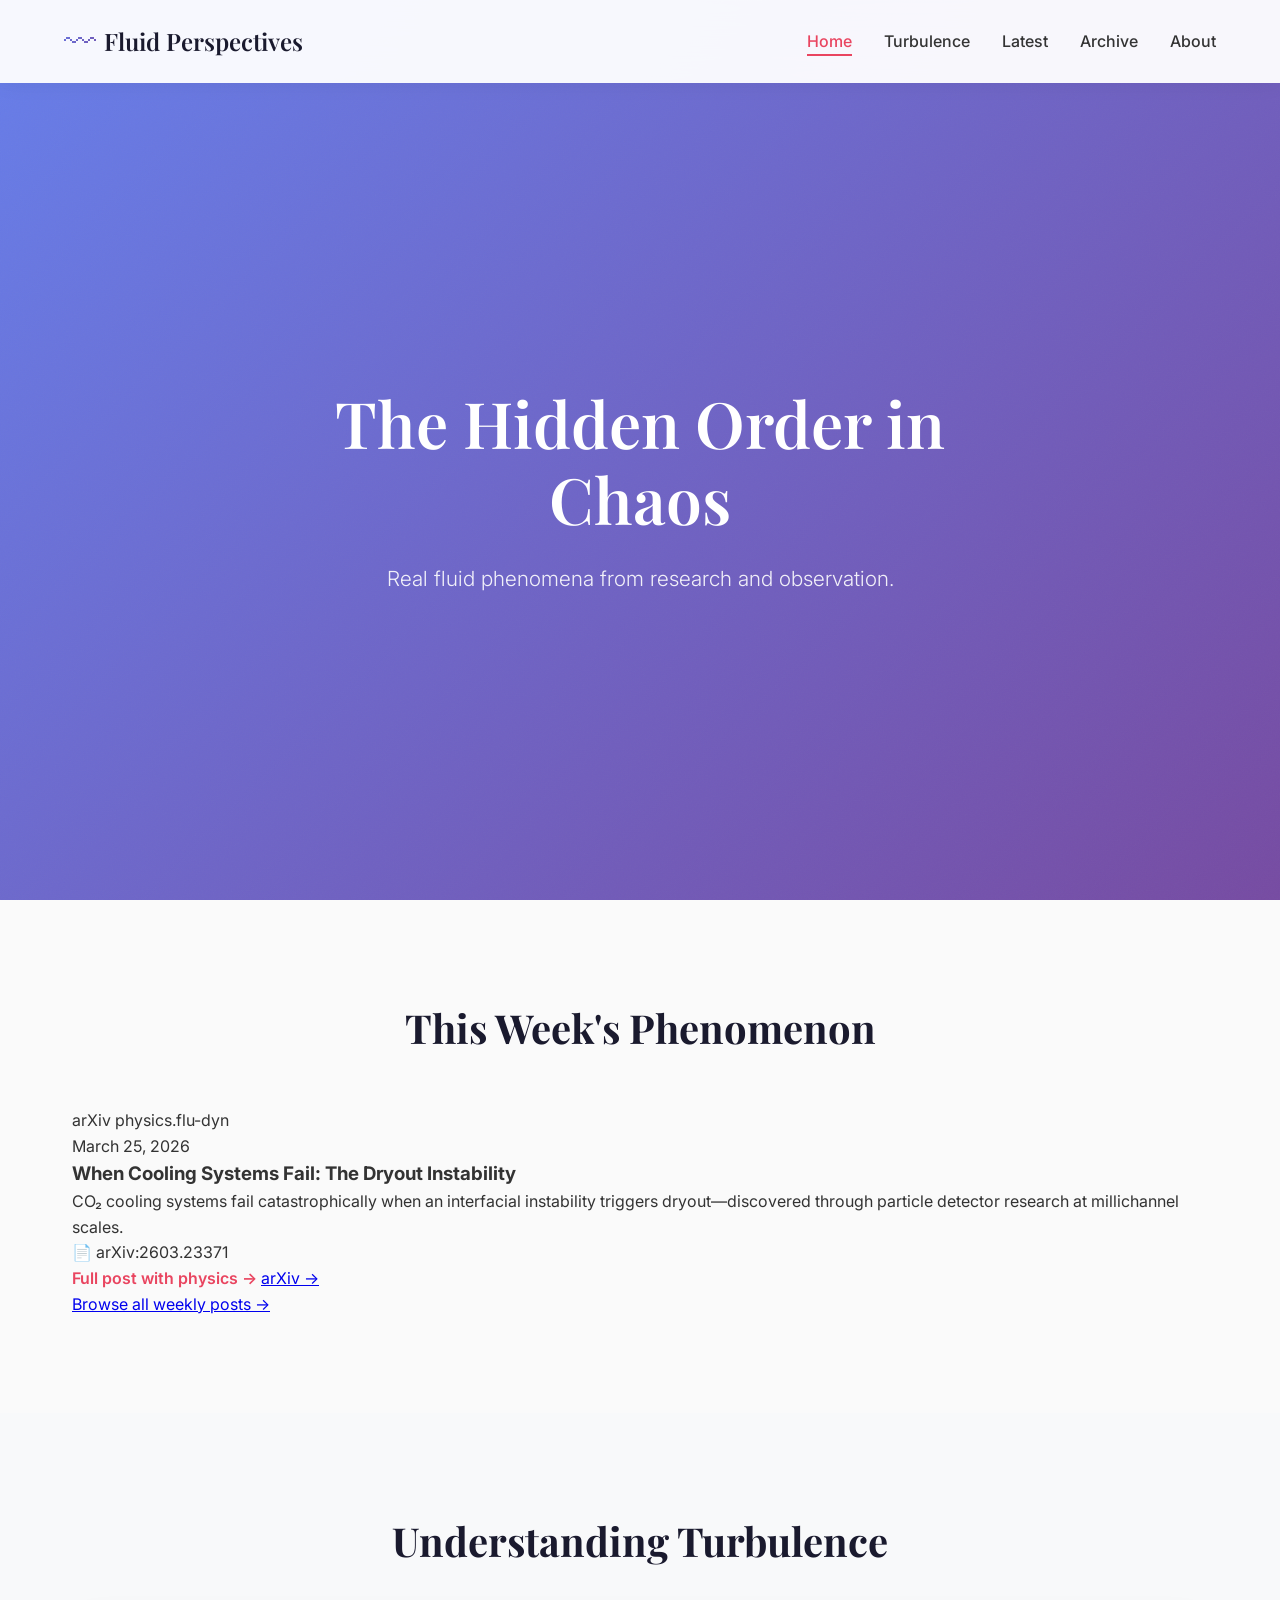
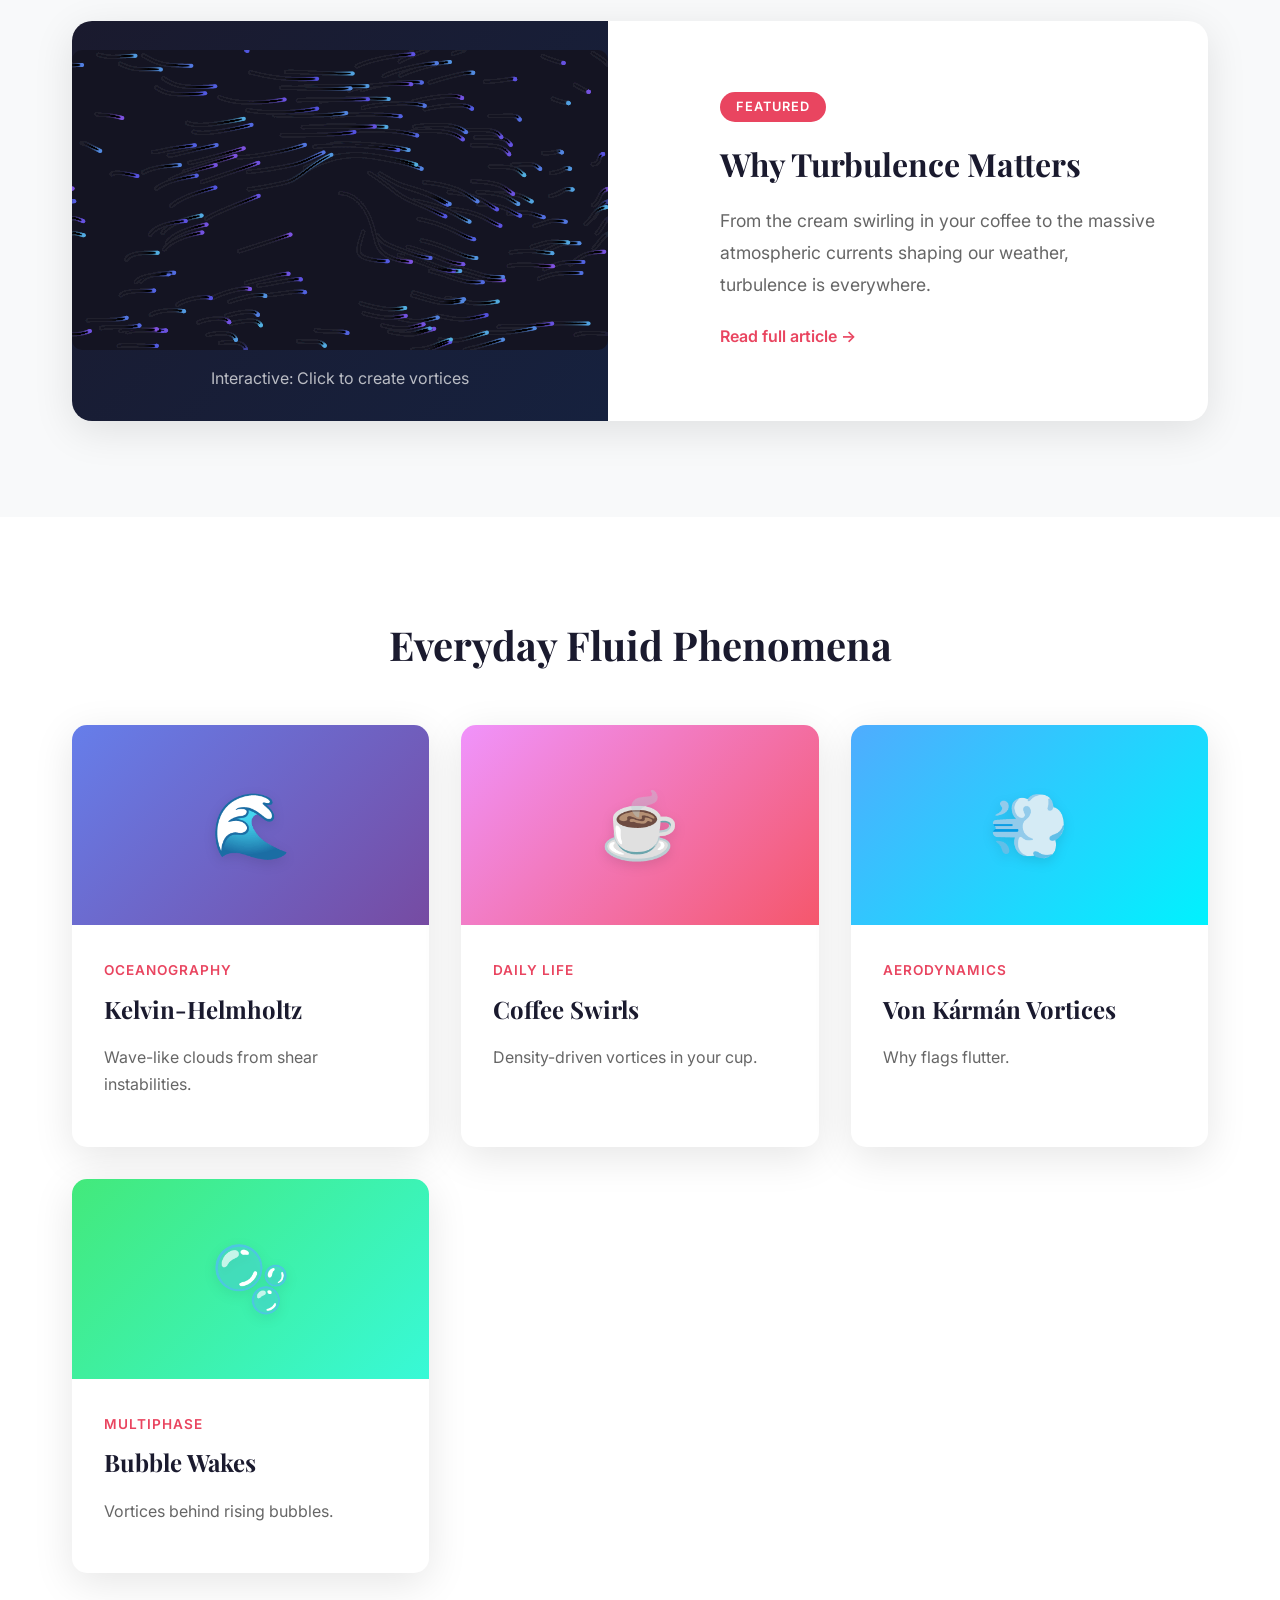
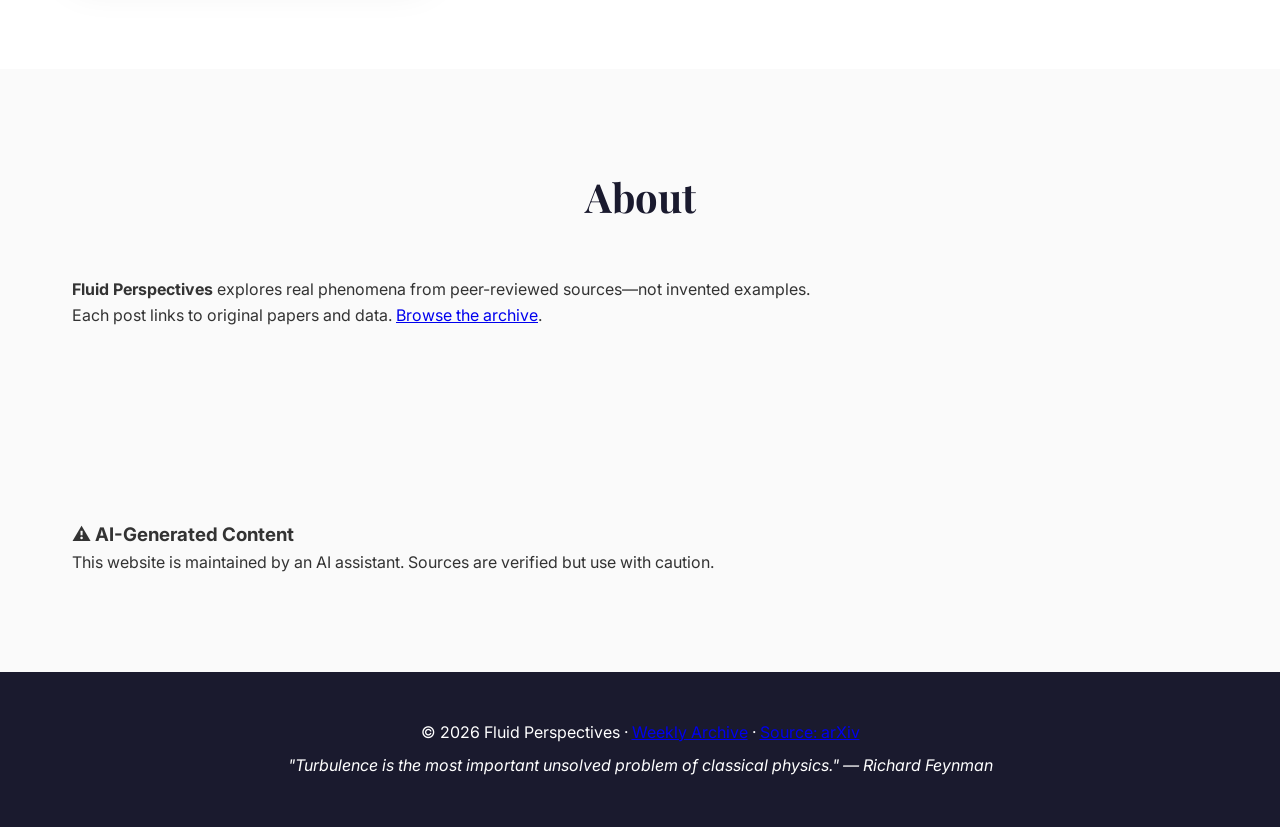
<file: index.html>
<!DOCTYPE html>
<html lang="en">
<head>
    <meta charset="UTF-8">
    <meta name="viewport" content="width=device-width, initial-scale=1.0">
    <title>Fluid Perspectives | The Physics of Flow</title>
    <link rel="stylesheet" href="styles.css">
    <link href="https://fonts.googleapis.com/css2?family=Inter:wght@300;400;500;600;700&family=Playfair+Display:wght@400;500;600&display=swap" rel="stylesheet">
</head>
<body>
    <nav class="navbar">
        <div class="nav-brand">
            <span class="logo">〰</span>
            <span class="brand-text">Fluid Perspectives</span>
        </div>
        <ul class="nav-links">
            <li><a href="#home" class="active">Home</a></li>
            <li><a href="#turbulence">Turbulence</a></li>
            <li><a href="#latest">Latest</a></li>
            <li><a href="weekly-posts/">Archive</a></li>
            <li><a href="#about">About</a></li>
        </ul>
    </nav>

    <header class="hero" id="home">
        <div class="hero-content">
            <h1 class="hero-title">The Hidden Order in Chaos</h1>
            <p class="hero-subtitle">Real fluid phenomena from research and observation.</p>
        </div>
    </header>

    <section class="latest-weekly" id="latest">
        <div class="container">
            <div class="latest-header">
                <h2 class="section-title">This Week's Phenomenon</h2>
                <span class="source-tag">arXiv physics.flu-dyn</span>
            </div>
            
            <article class="weekly-preview">
                <div class="weekly-date">March 25, 2026</div>
                <h3>When Cooling Systems Fail: The Dryout Instability</h3>
                <p class="phenomenon-desc">CO₂ cooling systems fail catastrophically when an interfacial instability triggers dryout—discovered through particle detector research at millichannel scales.</p>
                
                <div class="weekly-meta">
                    <span class="source">📄 arXiv:2603.23371</span>
                </div>
                
                <div class="weekly-actions">
                    <a href="weekly-posts/2026-03-25.html" class="read-more">Full post with physics →</a>
                    <a href="https://arxiv.org/abs/2603.23371" class="source-link" target="_blank">arXiv →</a>
                </div>
            </article>
            
            <div class="view-all">
                <a href="weekly-posts/" class="view-all-link">Browse all weekly posts →</a>
            </div>
        </div>
    </section>

    <section class="featured" id="turbulence">
        <div class="container">
            <h2 class="section-title">Understanding Turbulence</h2>
            <article class="featured-article">
                <div class="article-visual">
                    <div class="turbulence-demo">
                        <canvas id="turbulenceCanvas"></canvas>
                        <div class="visual-caption">Interactive: Click to create vortices</div>
                    </div>
                </div>
                <div class="article-content">
                    <span class="article-tag">Featured</span>
                    <h3 class="article-title">Why Turbulence Matters</h3>
                    <p class="article-excerpt">From the cream swirling in your coffee to the massive atmospheric currents shaping our weather, turbulence is everywhere.</p>
                    <a href="#" class="read-more">Read full article →</a>
                </div>
            </article>
        </div>
    </section>

    <section class="phenomena-grid" id="phenomena">
        <div class="container">
            <h2 class="section-title">Everyday Fluid Phenomena</h2>
            <div class="grid">
                <article class="phenomenon-card">
                    <div class="card-image" style="background: linear-gradient(135deg, #667eea 0%, #764ba2 100%);">
                        <div class="card-icon">🌊</div>
                    </div>
                    <div class="card-content">
                        <span class="card-category">Oceanography</span>
                        <h3>Kelvin-Helmholtz</h3>
                        <p>Wave-like clouds from shear instabilities.</p>
                    </div>
                </article>
                <article class="phenomenon-card">
                    <div class="card-image" style="background: linear-gradient(135deg, #f093fb 0%, #f5576c 100%);">
                        <div class="card-icon">☕</div>
                    </div>
                    <div class="card-content">
                        <span class="card-category">Daily Life</span>
                        <h3>Coffee Swirls</h3>
                        <p>Density-driven vortices in your cup.</p>
                    </div>
                </article>
                <article class="phenomenon-card">
                    <div class="card-image" style="background: linear-gradient(135deg, #4facfe 0%, #00f2fe 100%);">
                        <div class="card-icon">💨</div>
                    </div>
                    <div class="card-content">
                        <span class="card-category">Aerodynamics</span>
                        <h3>Von Kármán Vortices</h3>
                        <p>Why flags flutter.</p>
                    </div>
                </article>
                <article class="phenomenon-card">
                    <div class="card-image" style="background: linear-gradient(135deg, #43e97b 0%, #38f9d7 100%);">
                        <div class="card-icon">🫧</div>
                    </div>
                    <div class="card-content">
                        <span class="card-category">Multiphase</span>
                        <h3>Bubble Wakes</h3>
                        <p>Vortices behind rising bubbles.</p>
                    </div>
                </article>
            </div>
        </div>
    </section>

    <section class="about" id="about">
        <div class="container">
            <div class="about-content">
                <h2 class="section-title">About</h2>
                <p class="about-intro"><strong>Fluid Perspectives</strong> explores real phenomena from peer-reviewed sources—not invented examples.</p>
                <p>Each post links to original papers and data. <a href="weekly-posts/">Browse the archive</a>.</p>
            </div>
        </div>
    </section>

    <section class="ai-notice" id="ai-disclaimer">
        <div class="container">
            <div class="ai-disclaimer-box">
                <h3>⚠️ AI-Generated Content</h3>
                <p>This website is maintained by an AI assistant. Sources are verified but use with caution.</p>
            </div>
        </div>
    </section>

    <footer>
        <div class="container">
            <p>© 2026 Fluid Perspectives · <a href="weekly-posts/">Weekly Archive</a> · <a href="https://arxiv.org/list/physics.flu-dyn/recent" target="_">Source: arXiv</a></p>
            <p style="font-style: italic; margin-top: 0.5rem;">"Turbulence is the most important unsolved problem of classical physics." — Richard Feynman</p>
        </div>
    </footer>

    <script src="app.js?v=8"></script>
</body>
</html>
</file>
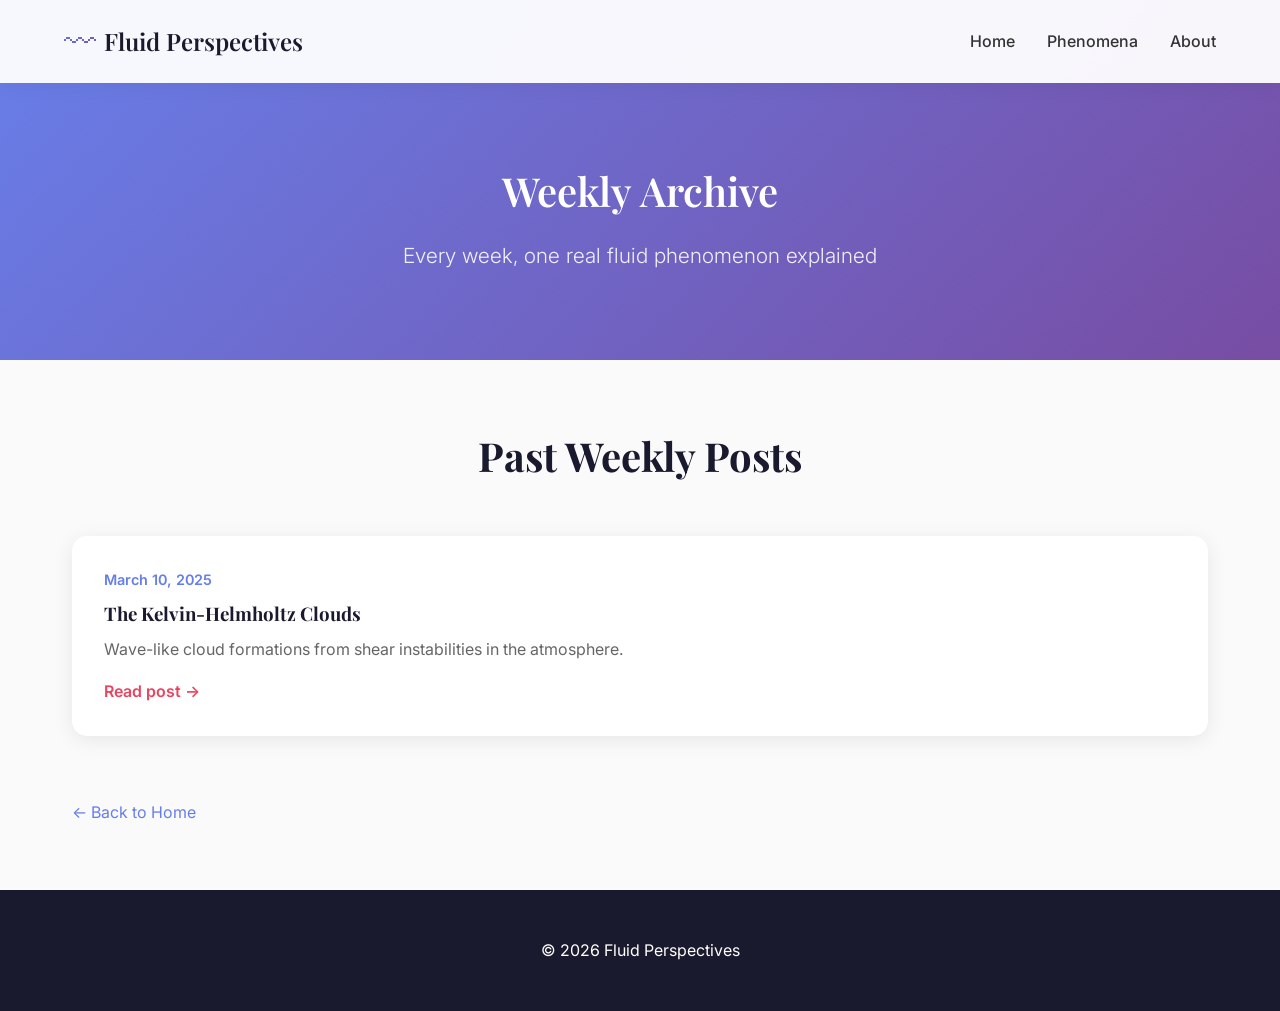
<file: weekly-posts/index.html>
<!DOCTYPE html>
<html lang="en">
<head>
    <meta charset="UTF-8">
    <meta name="viewport" content="width=device-width, initial-scale=1.0">
    <title>Weekly Posts Archive | Fluid Perspectives</title>
    <link rel="stylesheet" href="../styles.css">
    <link href="https://fonts.googleapis.com/css2?family=Inter:wght@300;400;500;600;700&family=Playfair+Display:wght@400;500;600&display=swap" rel="stylesheet">
</head>
<body>
    <nav class="navbar">
        <div class="nav-brand">
            <span class="logo">〰</span>
            <span class="brand-text">Fluid Perspectives</span>
        </div>
        <ul class="nav-links">
            <li><a href="../">Home</a></li>
            <li><a href="../#phenomena">Phenomena</a></li>
            <li><a href="../#about">About</a></li>
        </ul>
    </nav>

    <header class="hero" style="min-height: 40vh;">
        <div class="hero-content">
            <h1 class="hero-title" style="font-size: 2.5rem;">Weekly Archive</h1>
            <p class="hero-subtitle">Every week, one real fluid phenomenon explained</p>
        </div>
    </header>

    <section class="archive">
        <div class="container">
            <h2 class="section-title">Past Weekly Posts</h2>
            
            <div class="archive-grid">
                <article class="archive-card">
                    <div class="archive-date">March 10, 2025</div>
                    <h3>The Kelvin-Helmholtz Clouds</h3>
                    <p>Wave-like cloud formations from shear instabilities in the atmosphere.</p>
                    <a href="2025-03-10.html" class="read-more">Read post →</a>
                </article>
            </div>
            
            <div class="archive-nav">
                <a href="../" class="back-link">← Back to Home</a>
            </div>
        </div>
    </section>

    <footer>
        <div class="container">
            <p>© 2026 Fluid Perspectives</p>
        </div>
    </footer>
</body>
</html>

<style>
.archive {
    padding: 4rem 0;
}

.archive-grid {
    display: grid;
    grid-template-columns: repeat(auto-fit, minmax(300px, 1fr));
    gap: 2rem;
    margin: 2rem 0;
}

.archive-card {
    background: white;
    border-radius: 15px;
    padding: 2rem;
    box-shadow: 0 4px 20px rgba(0,0,0,0.08);
    transition: transform 0.3s;
}

.archive-card:hover {
    transform: translateY(-5px);
}

.archive-date {
    color: #667eea;
    font-weight: 600;
    font-size: 0.9rem;
    margin-bottom: 0.5rem;
}

.archive-card h3 {
    font-family: 'Playfair Display', serif;
    color: #1a1a2e;
    margin-bottom: 0.5rem;
}

.archive-card p {
    color: #666;
    margin-bottom: 1rem;
}

.back-link {
    display: inline-block;
    margin-top: 2rem;
    color: #667eea;
    text-decoration: none;
}
</style>
</file>
<file: styles.css>
/* Fluid Perspectives - Modern Fluid Mechanics Blog */
:root {
    --primary-color: #1a1a2e;
    --secondary-color: #16213e;
    --accent-color: #0f3460;
    --highlight-color: #e94560;
    --text-light: #f5f5f5;
    --text-dark: #333;
    --gradient-start: #667eea;
    --gradient-end: #764ba2;
    --wave-color: rgba(102, 126, 234, 0.1);
    --card-shadow: 0 10px 40px rgba(0,0,0,0.1);
    --hover-transform: translateY(-5px);
}

* {
    margin: 0;
    padding: 0;
    box-sizing: border-box;
}

body {
    font-family: 'Inter', -apple-system, BlinkMacSystemFont, sans-serif;
    line-height: 1.6;
    color: var(--text-dark);
    background: #fafafa;
}

/* Navigation */
.navbar {
    position: fixed;
    top: 0;
    width: 100%;
    background: rgba(255, 255, 255, 0.95);
    backdrop-filter: blur(20px);
    box-shadow: 0 2px 20px rgba(0,0,0,0.05);
    z-index: 1000;
    display: flex;
    justify-content: space-between;
    align-items: center;
    padding: 1rem 5%;
}

.nav-brand {
    display: flex;
    align-items: center;
    gap: 0.5rem;
}

.logo {
    font-size: 2rem;
    background: linear-gradient(135deg, var(--gradient-start), var(--gradient-end));
    -webkit-background-clip: text;
    -webkit-text-fill-color: transparent;
}

.brand-text {
    font-family: 'Playfair Display', serif;
    font-size: 1.5rem;
    font-weight: 600;
    color: var(--primary-color);
}

.nav-links {
    display: flex;
    gap: 2rem;
    list-style: none;
}

.nav-links a {
    text-decoration: none;
    color: var(--text-dark);
    font-weight: 500;
    transition: color 0.3s;
    position: relative;
}

.nav-links a:hover,
.nav-links a.active {
    color: var(--highlight-color);
}

.nav-links a::after {
    content: '';
    position: absolute;
    bottom: -5px;
    left: 0;
    width: 0;
    height: 2px;
    background: var(--highlight-color);
    transition: width 0.3s;
}

.nav-links a:hover::after,
.nav-links a.active::after {
    width: 100%;
}

/* Hero Section */
.hero {
    min-height: 100vh;
    display: flex;
    align-items: center;
    justify-content: center;
    background: linear-gradient(135deg, #667eea 0%, #764ba2 100%);
    position: relative;
    overflow: hidden;
    padding-top: 80px;
}

.hero::before {
    content: '';
    position: absolute;
    top: 0;
    left: 0;
    right: 0;
    bottom: 0;
    background: url('data:image/svg+xml,<svg viewBox="0 0 1000 1000" xmlns="http://www.w3.org/2000/svg"><filter id="noiseFilter"><feTurbulence type="fractalNoise" baseFrequency="0.65" numOctaves="3" stitchTiles="stitch"/></filter><rect width="100%25" height="100%25" filter="url(%23noiseFilter)"/></svg>');
    opacity: 0.03;
}

.hero-content {
    text-align: center;
    color: white;
    z-index: 1;
    max-width: 800px;
    padding: 2rem;
}

.hero-title {
    font-family: 'Playfair Display', serif;
    font-size: 4rem;
    font-weight: 600;
    margin-bottom: 1.5rem;
    line-height: 1.2;
}

.title-en, .title-cn {
    display: block;
}

.hero-subtitle {
    font-size: 1.3rem;
    font-weight: 300;
    opacity: 0.9;
    max-width: 600px;
    margin: 0 auto;
}

.subtitle-en, .subtitle-cn {
    display: block;
}

.hero-wave {
    position: absolute;
    bottom: 0;
    left: 0;
    width: 100%;
    height: 150px;
}

.hero-wave svg {
    width: 100%;
    height: 100%;
}

/* Container */
.container {
    max-width: 1200px;
    margin: 0 auto;
    padding: 0 2rem;
}

/* Sections */
section {
    padding: 6rem 0;
}

.section-title {
    font-family: 'Playfair Display', serif;
    font-size: 2.5rem;
    text-align: center;
    margin-bottom: 3rem;
    color: var(--primary-color);
}

/* Featured Article */
.featured {
    background: #f8f9fa;
}

.featured-article {
    display: grid;
    grid-template-columns: 1fr 1fr;
    gap: 4rem;
    align-items: center;
    background: white;
    border-radius: 20px;
    overflow: hidden;
    box-shadow: var(--card-shadow);
}

.article-visual {
    height: 100%;
    min-height: 400px;
}

.turbulence-demo {
    background: linear-gradient(135deg, #1a1a2e 0%, #16213e 100%);
    height: 100%;
    display: flex;
    flex-direction: column;
    align-items: center;
    justify-content: center;
    position: relative;
}

#turbulenceCanvas {
    width: 100%;
    height: 300px;
    border-radius: 10px;
}

.visual-caption {
    color: rgba(255,255,255,0.7);
    margin-top: 1rem;
}

.article-content {
    padding: 3rem;
}

.article-tag {
    display: inline-block;
    background: var(--highlight-color);
    color: white;
    padding: 0.3rem 1rem;
    border-radius: 20px;
    font-size: 0.8rem;
    font-weight: 600;
    text-transform: uppercase;
    letter-spacing: 1px;
    margin-bottom: 1rem;
}

.article-title {
    font-family: 'Playfair Display', serif;
    font-size: 2rem;
    color: var(--primary-color);
    margin-bottom: 1rem;
}

.article-excerpt {
    font-size: 1.1rem;
    line-height: 1.8;
    color: #666;
    margin-bottom: 1.5rem;
}

.physics-insight {
    background: linear-gradient(135deg, #f8f9fa 0%, #e9ecef 100%);
    padding: 1.5rem;
    border-radius: 10px;
    border-left: 4px solid var(--highlight-color);
    margin-bottom: 2rem;
}

.physics-insight h4 {
    color: var(--primary-color);
    margin-bottom: 0.5rem;
}

.physics-insight p {
    font-size: 0.95rem;
    color: #555;
}

.read-more {
    display: inline-flex;
    align-items: center;
    gap: 0.5rem;
    color: var(--highlight-color);
    text-decoration: none;
    font-weight: 600;
    transition: gap 0.3s;
}

.read-more:hover {
    gap: 1rem;
}

/* Phenomena Grid */
.phenomena-grid {
    background: white;
}

.grid {
    display: grid;
    grid-template-columns: repeat(auto-fit, minmax(350px, 1fr));
    gap: 2rem;
}

.phenomenon-card {
    background: white;
    border-radius: 15px;
    overflow: hidden;
    box-shadow: var(--card-shadow);
    transition: transform 0.3s, box-shadow 0.3s;
}

.phenomenon-card:hover {
    transform: var(--hover-transform);
    box-shadow: 0 20px 60px rgba(0,0,0,0.15);
}

.card-image {
    height: 200px;
    display: flex;
    align-items: center;
    justify-content: center;
    position: relative;
}

.card-icon {
    font-size: 4rem;
    filter: drop-shadow(0 4px 6px rgba(0,0,0,0.1));
}

.card-content {
    padding: 2rem;
}

.card-category {
    display: inline-block;
    color: var(--highlight-color);
    font-size: 0.85rem;
    font-weight: 600;
    text-transform: uppercase;
    letter-spacing: 1px;
    margin-bottom: 0.5rem;
}

.card-content h3 {
    font-family: 'Playfair Display', serif;
    font-size: 1.5rem;
    color: var(--primary-color);
    margin-bottom: 1rem;
}

.card-content p {
    color: #666;
    margin-bottom: 1rem;
    line-height: 1.7;
}

.formula {
    background: #f8f9fa;
    padding: 1rem;
    border-radius: 8px;
    font-family: 'Courier New', monospace;
    text-align: center;
    color: var(--accent-color);
}

/* Footer */
footer {
    background: var(--primary-color);
    color: white;
    padding: 3rem 0;
    text-align: center;
}

.footer-content p {
    opacity: 0.8;
}

/* Responsive */
@media (max-width:/* About section styles - Appended to main CSS */

/* About Section */
.about {
    background: linear-gradient(135deg, #f8f9fa 0%, #e9ecef 100%);
    padding: 6rem 0;
}

.about-intro {
    text-align: center;
    font-size: 1.2rem;
    max-width: 700px;
    margin: 0 auto 3rem;
    line-height: 1.8;
    color: #555;
}

.about-intro strong {
    color: var(--primary-color);
}

.about-intro + p {
    text-align: center;
    max-width: 600px;
    margin: 0 auto 3rem;
    color: #666;
}

.about-features {
    display: grid;
    grid-template-columns: repeat(auto-fit, minmax(250px, 1fr));
    gap: 2rem;
    margin: 3rem 0;
}

.feature {
    text-align: center;
    padding: 2rem;
    background: white;
    border-radius: 15px;
    box-shadow: var(--card-shadow);
    transition: transform 0.3s;
}

.feature:hover {
    transform: translateY(-5px);
}

.feature-icon {
    font-size: 3rem;
    margin-bottom: 1rem;
    display: block;
}

.feature h4 {
    font-family: 'Playfair Display', serif;
    font-size: 1.3rem;
    color: var(--primary-color);
    margin-bottom: 0.5rem;
}

.feature p {
    color: #666;
    font-size: 0.95rem;
}

.about-cta {
    text-align: center;
    margin-top: 3rem;
    padding: 2rem;
    background: white;
    border-radius: 15px;
    box-shadow: var(--card-shadow);
}

.about-cta p {
    font-size: 1.2rem;
    color: var(--primary-color);
}

.about-cta strong {
    color: var(--highlight-color);
}

/* Latest News Section */
.latest-news {
    background: white;
    padding: 6rem 0;
}

.news-placeholder {
    max-width: 800px;
    margin: 0 auto;
    text-align: center;
    padding: 3rem;
    background: linear-gradient(135deg, #f8f9fa 0%, #e9ecef 100%);
    border-radius: 20px;
    border: 2px dashed #ddd;
}

.news-placeholder p {
    font-size: 1.2rem;
    color: #666;
}

.news-placeholder em {
    color: var(--highlight-color);
    font-style: normal;
}

.news-sources {
    margin-top: 1rem;
    font-size: 0.9rem !important;
    color: #999 !important;
}

/* Footer */
footer {
    background: var(--primary-color);
    color: white;
    padding: 3rem 0;
    text-align: center;
}

.footer-content p {
    opacity: 0.8;
    margin-bottom: 0.5rem;
}

.footer-physics {
    font-style: italic;
    opacity: 0.6;
    font-size: 0.9rem;
}
/* AI Disclaimer Notice */
.ai-notice {
    background: linear-gradient(135deg, #fff8e6 0%, #fff3cd 100%);
    padding: 4rem 0;
    border-top: 4px solid #ffc107;
}

.ai-disclaimer-box {
    max-width: 800px;
    margin: 0 auto;
    padding: 2.5rem;
    background: white;
    border-radius: 12px;
    border-left: 6px solid #ffc107;
    box-shadow: 0 4px 20px rgba(0,0,0,0.08);
}

.ai-disclaimer-box h3 {
    color: #856404;
    font-family: 'Inter', sans-serif;
    font-size: 1.3rem;
    margin-bottom: 1rem;
    display: flex;
    align-items: center;
    gap: 0.5rem;
}

.ai-disclaimer-box p {
    color: #856404;
    line-height: 1.7;
    margin-bottom: 0.8rem;
    font-size: 1rem;
}

.ai-disclaimer-box p:last-child {
    margin-bottom: 0;
    font-weight: 600;
}

.ai-disclaimer-box strong {
    color: #533f03;
}

@media (max-width: 768px) {
    .ai-disclaimer-box {
        padding: 1.5rem;
        margin: 0 1rem;
    }
}
</file>
